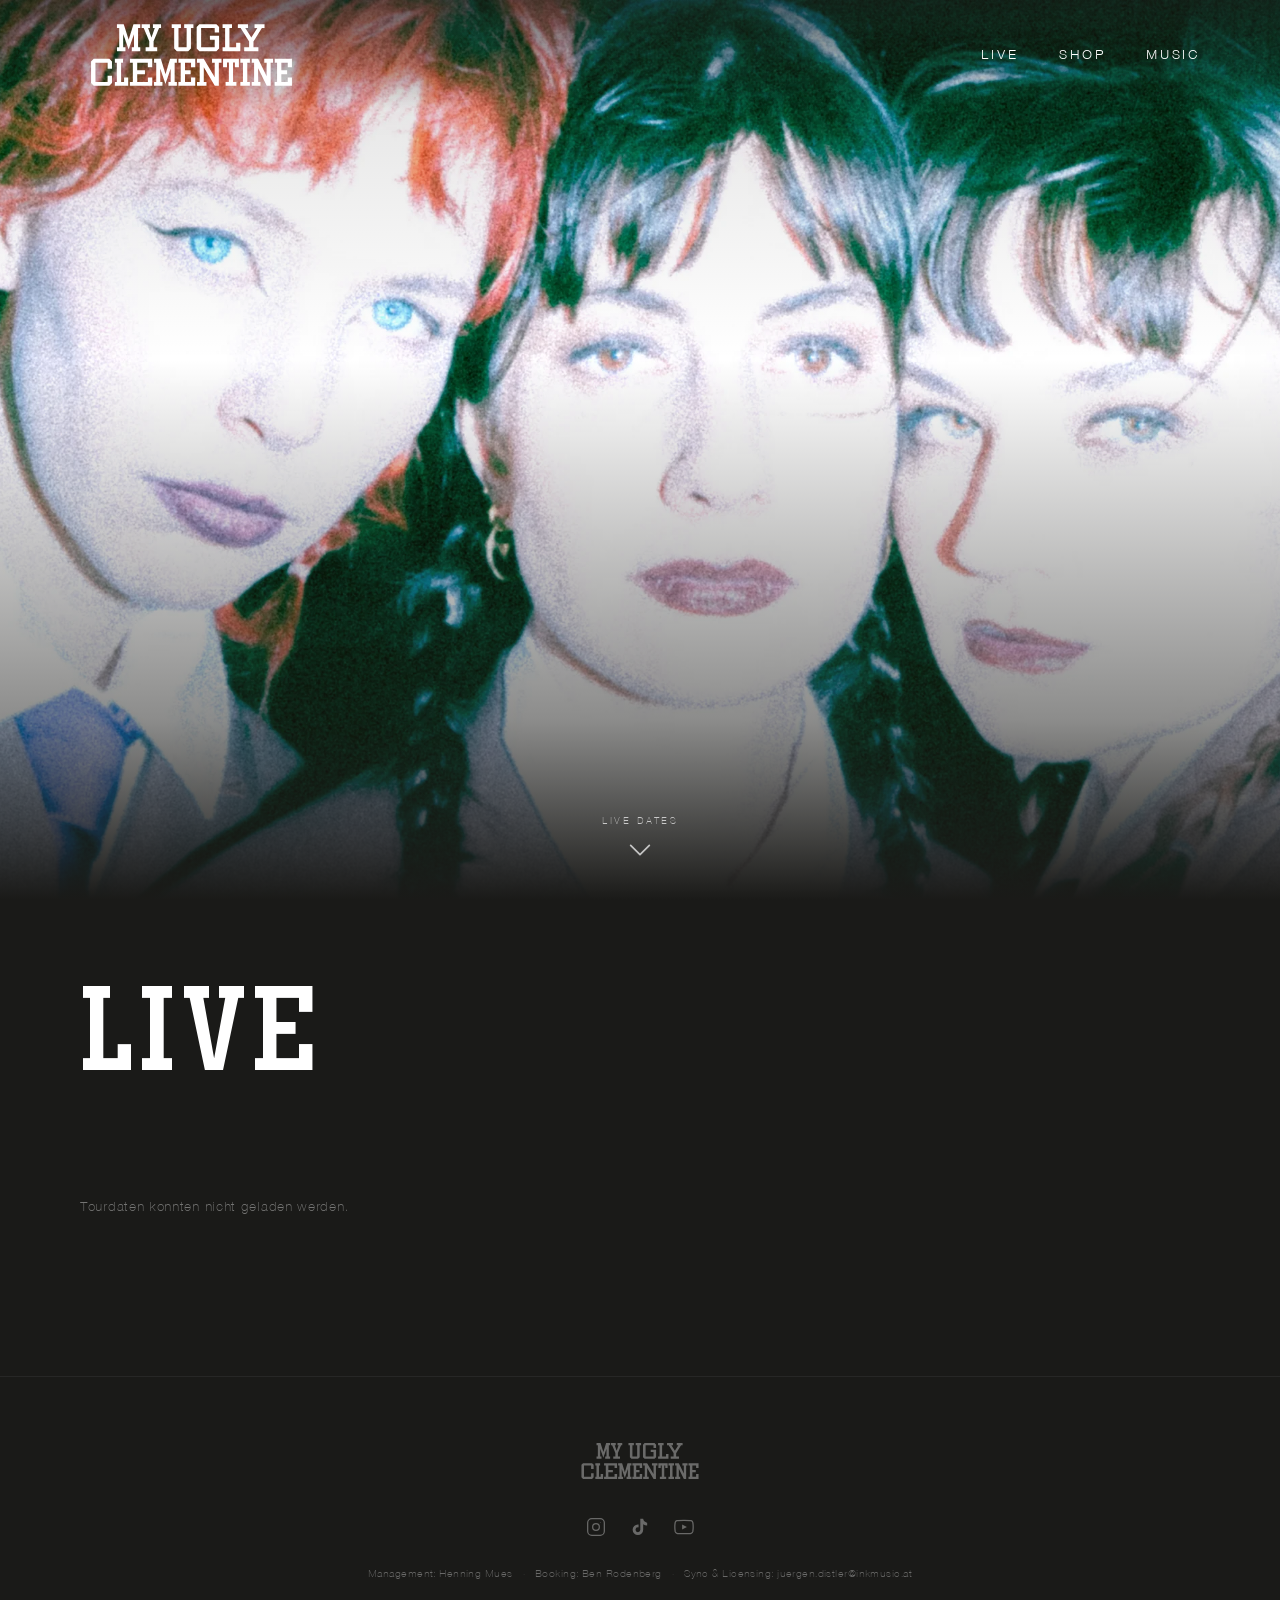
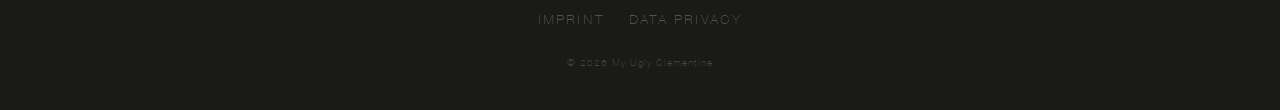
<file: index.html>
<!DOCTYPE html>
<html lang="de">
<head>
  <meta charset="UTF-8">
  <meta name="viewport" content="width=device-width, initial-scale=1.0">
  <title>My Ugly Clementine – Live Dates & Tour 2026</title>
  <meta name="description" content="My Ugly Clementine - Vienna-based indie rock band. Tour dates, tickets &amp; more.">
  <link rel="canonical" href="https://myuglyclementine.netlify.app/">

  <!-- Open Graph -->
  <meta property="og:type" content="website">
  <meta property="og:url" content="https://myuglyclementine.netlify.app/">
  <meta property="og:title" content="My Ugly Clementine – Live Dates & Tour 2026">
  <meta property="og:description" content="My Ugly Clementine - Vienna-based indie rock band. Tour dates, tickets &amp; more.">
  <meta property="og:image" content="https://myuglyclementine.netlify.app/Images/MUC_Hero-Image.jpg">

  <!-- Twitter Card -->
  <meta name="twitter:card" content="summary_large_image">
  <meta name="twitter:title" content="My Ugly Clementine – Live Dates & Tour 2026">
  <meta name="twitter:description" content="My Ugly Clementine - Vienna-based indie rock band. Tour dates, tickets &amp; more.">
  <meta name="twitter:image" content="https://myuglyclementine.netlify.app/Images/MUC_Hero-Image.jpg">

  <!-- Favicon -->
  <link rel="icon" href="./Images/MUC-Logo_01.svg" type="image/svg+xml">

  <!-- Structured Data -->
  <script type="application/ld+json">
  {
    "@context": "https://schema.org",
    "@type": "MusicGroup",
    "name": "My Ugly Clementine",
    "url": "https://myuglyclementine.netlify.app",
    "image": "https://myuglyclementine.netlify.app/Images/MUC_Hero-Image.jpg",
    "genre": "Indie Pop",
    "foundingLocation": {
      "@type": "Place",
      "name": "Wien, Austria"
    },
    "contactPoint": [
      {
        "@type": "ContactPoint",
        "contactType": "Management",
        "email": "henning@woistdieeuphorie.com",
        "name": "Henning Mues"
      },
      {
        "@type": "ContactPoint",
        "contactType": "Booking",
        "email": "br@gastspielreisen.com",
        "name": "Ben Rodenberg"
      }
    ]
  }
  </script>

  <link rel="stylesheet" href="style.css">
</head>
<body>

  <nav id="main-nav" aria-label="Hauptnavigation">
    <div class="nav-inner">
      <a href="#" class="nav-logo">
        <img src="./Images/MUC-Logo_01.svg" alt="My Ugly Clementine">
      </a>
      <ul class="nav-links">
        <li><a href="#live">Live</a></li>
        <li><a href="https://shop.myuglyclementine.com/" target="_blank" rel="noopener">Shop</a></li>
        <li><a href="https://linktr.ee/myuglyclementine" target="_blank" rel="noopener">Music</a></li>
      </ul>
    </div>
  </nav>

  <main>
  <h1 class="sr-only">My Ugly Clementine</h1>
  <section class="hero">
    <div class="hero-overlay"></div>
    <a href="#live" class="hero-scroll" aria-label="Zu den Tourdaten">
      <span class="hero-scroll-label">Live Dates</span>
      <svg viewBox="0 0 24 24" fill="none" xmlns="http://www.w3.org/2000/svg">
        <polyline points="4 8 12 16 20 8" stroke="currentColor" stroke-width="1.5" stroke-linecap="round" stroke-linejoin="round"/>
      </svg>
    </a>
  </section>

  <section id="live" class="tour-section">
    <div class="container">
      <h2 class="section-heading">Live</h2>
      <div id="tour-list" class="tour-list">
        <p class="tour-loading">Tourdaten werden geladen…</p>
      </div>
    </div>
  </section>
  </main>

  <footer class="site-footer">
    <div class="container">
      <img src="./Images/MUC-Logo_01.svg" alt="My Ugly Clementine" class="footer-logo">
      <nav class="footer-social" aria-label="Social Media">
        <a href="https://www.instagram.com/myuglyclementine" target="_blank" rel="noopener" aria-label="Instagram">
          <svg width="20" height="20" viewBox="0 0 24 24" fill="none" stroke="currentColor" stroke-width="1.5" stroke-linecap="round" stroke-linejoin="round"><rect x="2" y="2" width="20" height="20" rx="5" ry="5"/><circle cx="12" cy="12" r="4"/><circle cx="17.5" cy="6.5" r=".5" fill="currentColor" stroke="none"/></svg>
        </a>
        <a href="https://www.tiktok.com/@myuglyclementineband" target="_blank" rel="noopener" aria-label="TikTok">
          <svg width="20" height="20" viewBox="0 0 24 24" fill="currentColor"><path d="M19.59 6.69a4.83 4.83 0 0 1-3.77-4.25V2h-3.45v13.67a2.89 2.89 0 0 1-2.88 2.5 2.89 2.89 0 0 1-2.89-2.89 2.89 2.89 0 0 1 2.89-2.89c.28 0 .54.04.79.1V9.01a6.33 6.33 0 0 0-.79-.05 6.34 6.34 0 0 0-6.34 6.34 6.34 6.34 0 0 0 6.34 6.34 6.34 6.34 0 0 0 6.33-6.34V8.69a8.18 8.18 0 0 0 4.78 1.52V6.76a4.85 4.85 0 0 1-1.01-.07z"/></svg>
        </a>
        <a href="https://www.youtube.com/c/MyUglyClementine" target="_blank" rel="noopener" aria-label="YouTube">
          <svg width="20" height="20" viewBox="0 0 24 24" fill="none" stroke="currentColor" stroke-width="1.5" stroke-linecap="round" stroke-linejoin="round"><path d="M22.54 6.42a2.78 2.78 0 0 0-1.95-1.96C18.88 4 12 4 12 4s-6.88 0-8.59.46A2.78 2.78 0 0 0 1.46 6.42 29 29 0 0 0 1 12a29 29 0 0 0 .46 5.58 2.78 2.78 0 0 0 1.95 1.96C5.12 20 12 20 12 20s6.88 0 8.59-.46a2.78 2.78 0 0 0 1.95-1.96A29 29 0 0 0 23 12a29 29 0 0 0-.46-5.58z"/><polygon points="9.75 15.02 15.5 12 9.75 8.98 9.75 15.02" fill="currentColor" stroke="none"/></svg>
        </a>
      </nav>
      <p class="footer-contacts">
        <span>Management: <a href="mailto:henning@woistdieeuphorie.com">Henning Mues</a></span>
        <span class="footer-sep">·</span>
        <span>Booking: <a href="mailto:br@gastspielreisen.com">Ben Rodenberg</a></span>
        <span class="footer-sep">·</span>
        <span>Sync &amp; Licensing: <a href="mailto:juergen.distler@inkmusic.at">juergen.distler@inkmusic.at</a></span>
      </p>
      <nav class="footer-nav" aria-label="Rechtliches">
        <a href="imprint.html">Imprint</a>
        <a href="data-privacy.html">Data Privacy</a>
      </nav>
      <p class="footer-copy">© 2026 My Ugly Clementine</p>
    </div>
  </footer>

  <script src="script.js"></script>
</body>
</html>
</file>
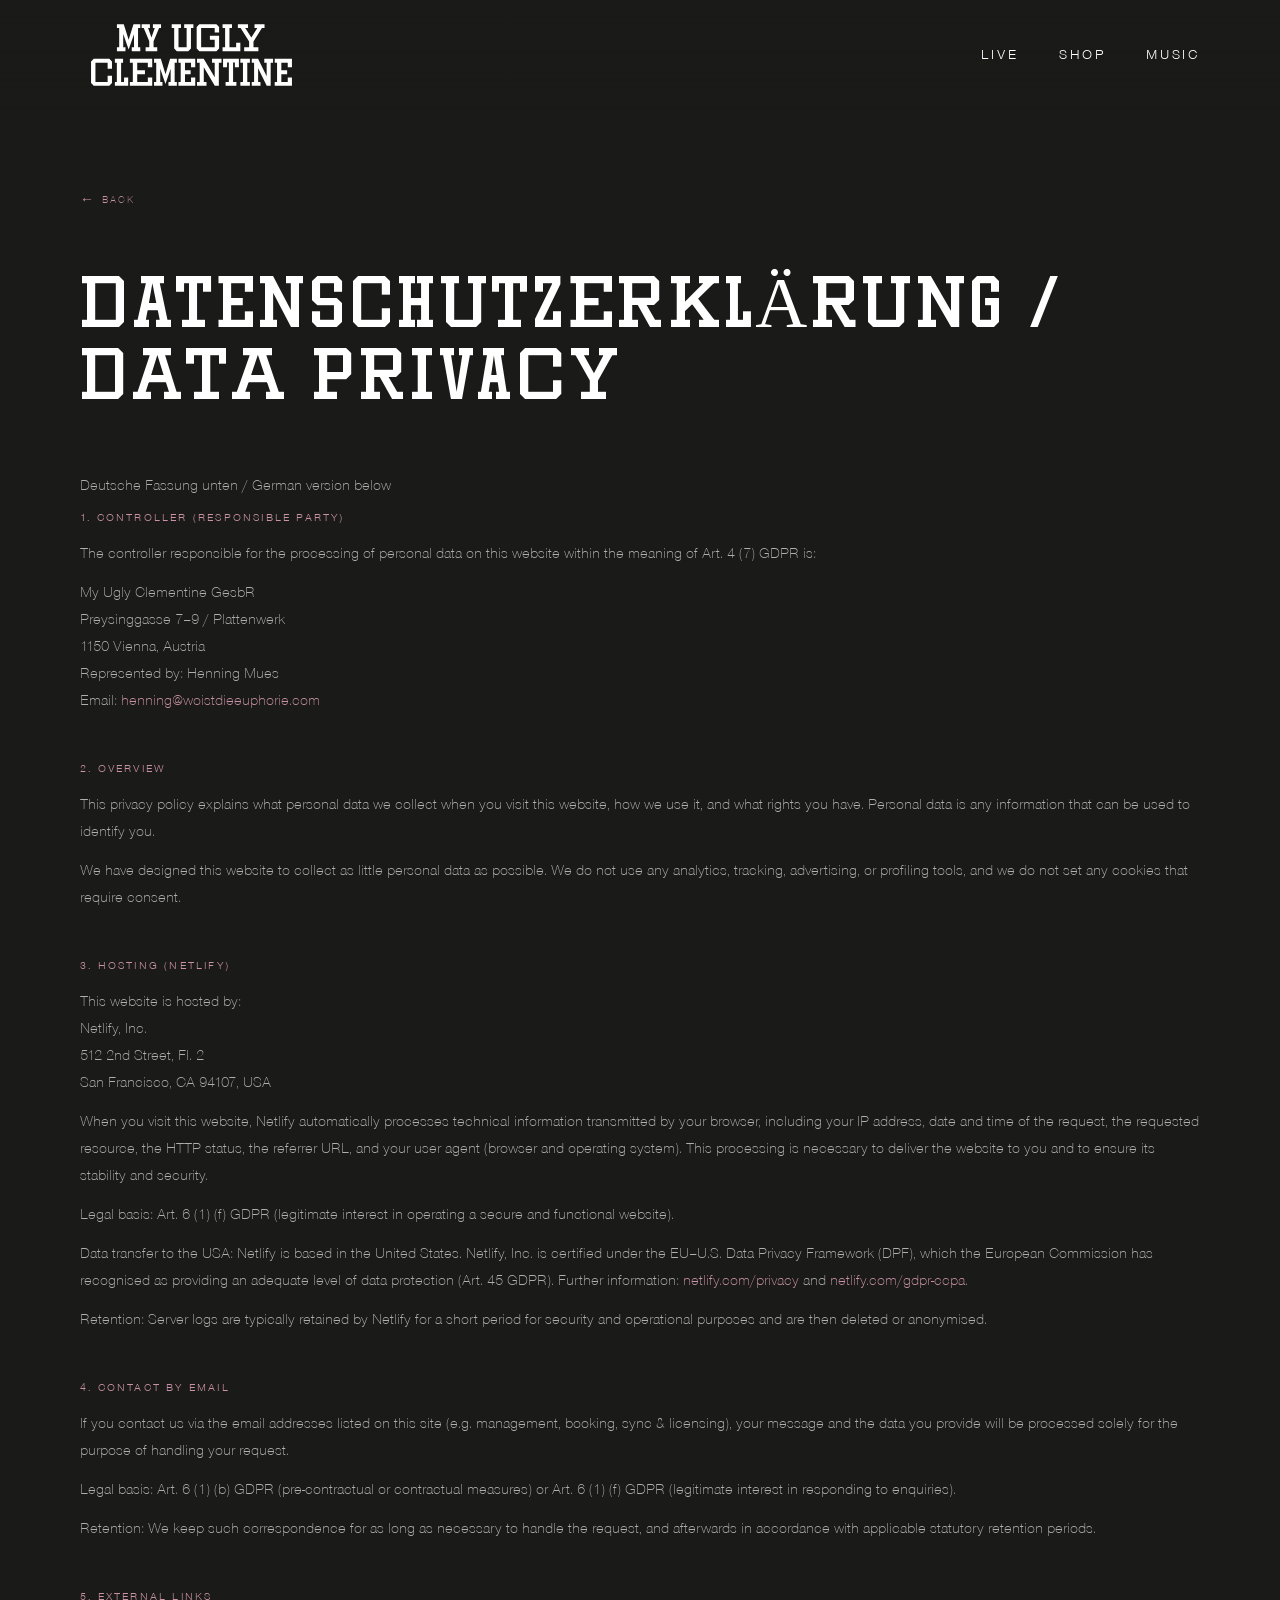
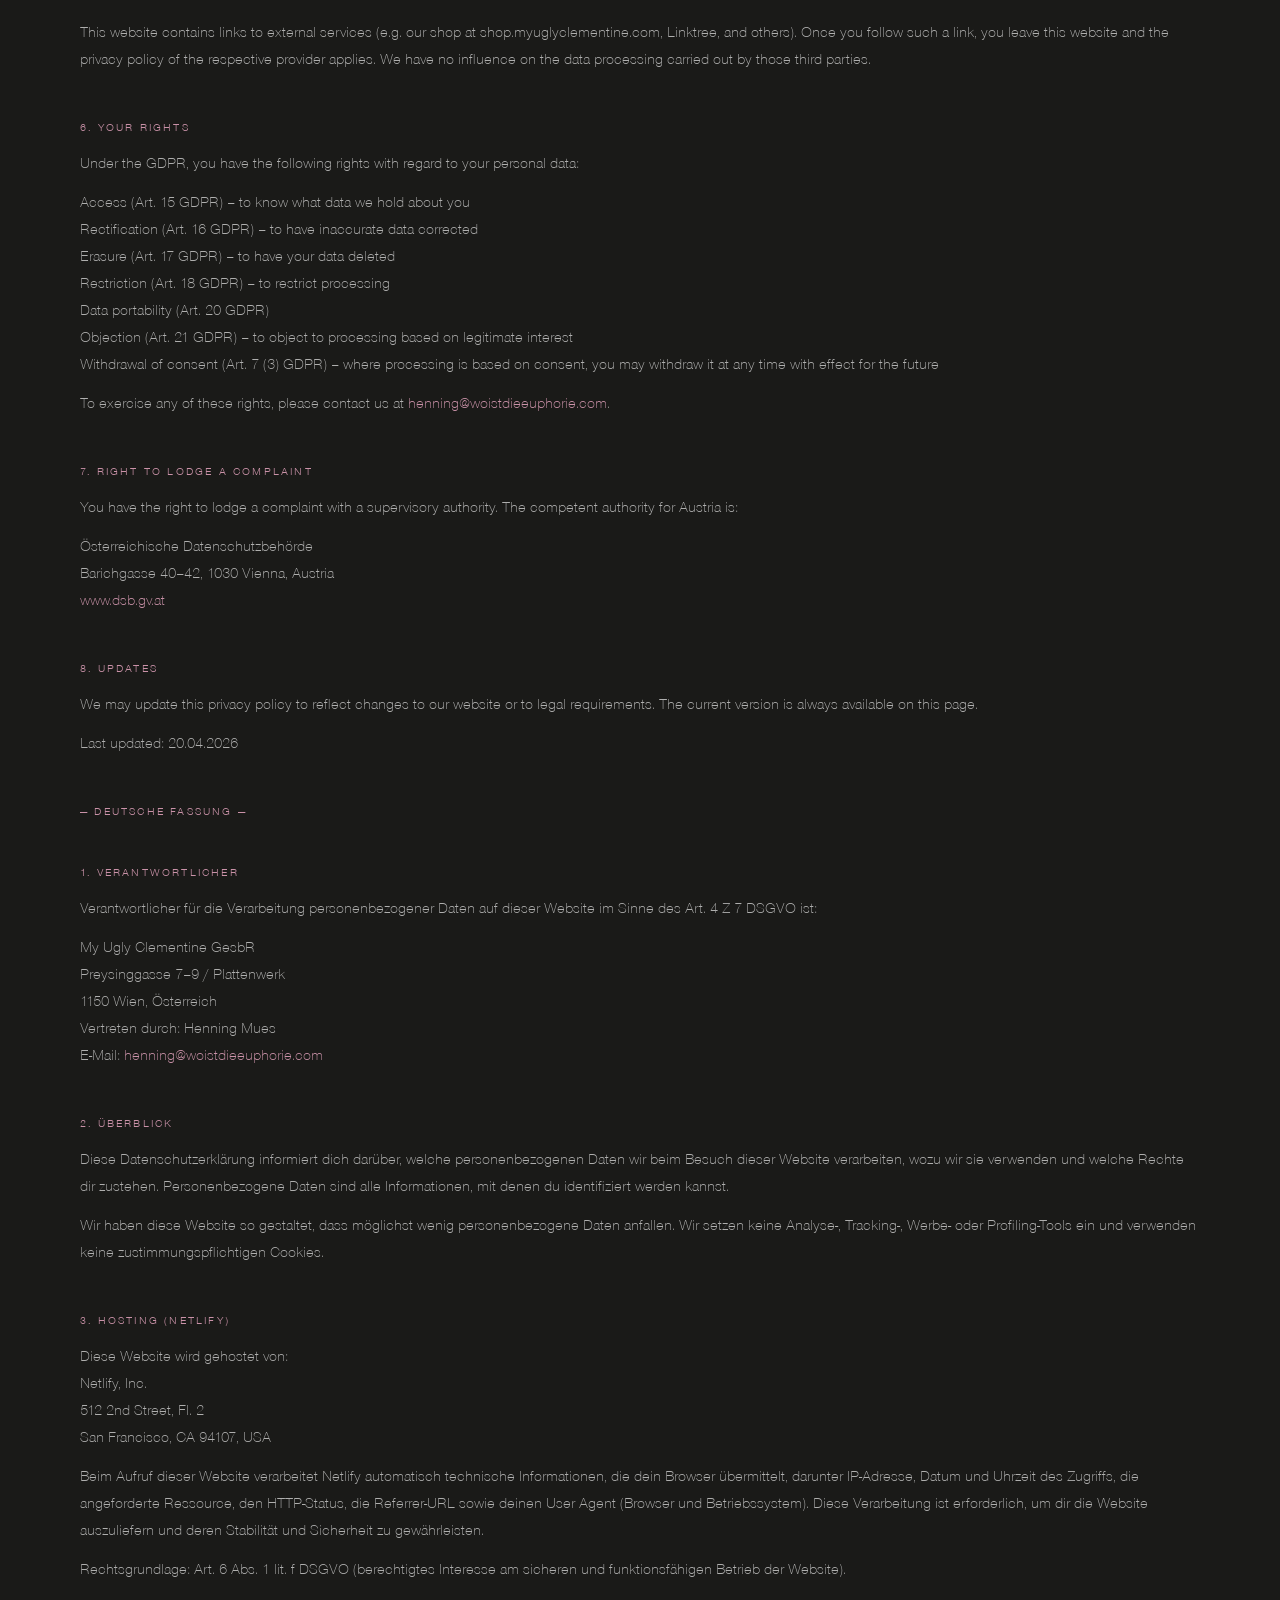
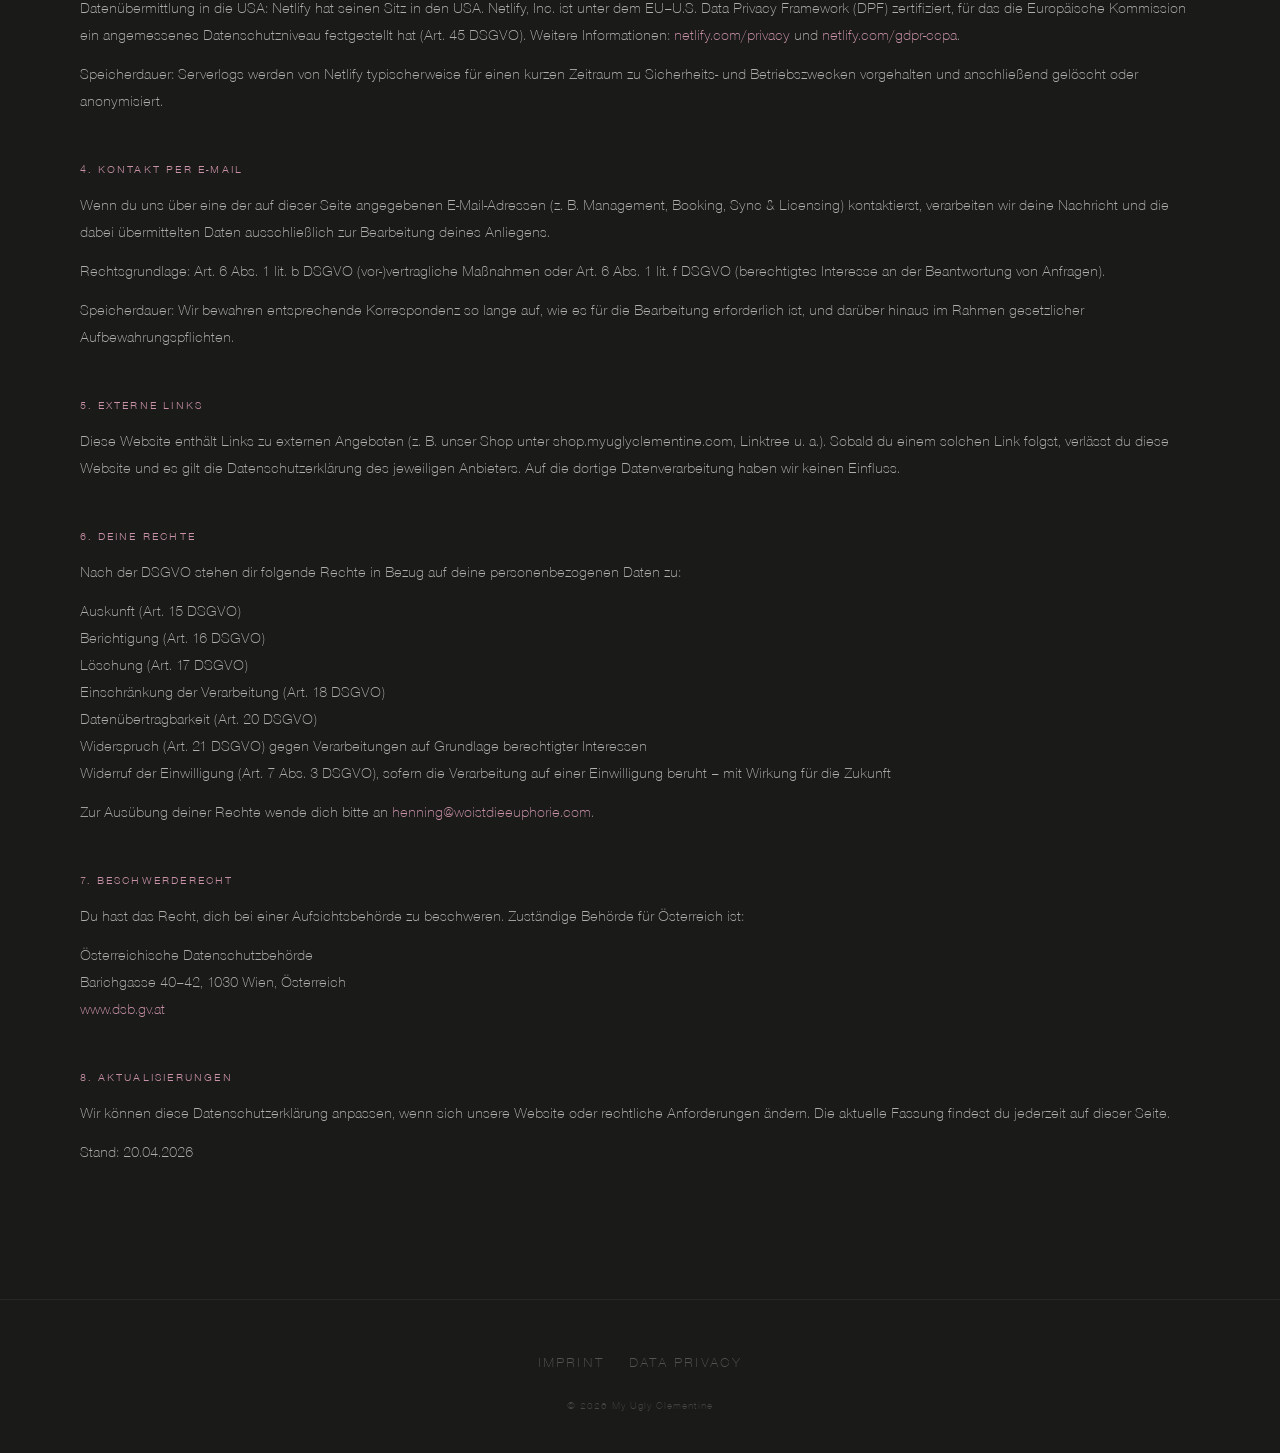
<file: data-privacy.html>
<!DOCTYPE html>
<html lang="de">
<head>
  <meta charset="UTF-8">
  <meta name="viewport" content="width=device-width, initial-scale=1.0">
  <title>Data Privacy – My Ugly Clementine</title>
  <meta name="description" content="Datenschutzerklärung von My Ugly Clementine.">
  <meta name="robots" content="noindex, follow">
  <link rel="canonical" href="https://myuglyclementine.netlify.app/data-privacy.html">
  <link rel="icon" href="./Images/MUC-Logo_01.svg" type="image/svg+xml">
  <link rel="stylesheet" href="style.css">
</head>
<body>

  <nav id="main-nav" class="scrolled" aria-label="Hauptnavigation">
    <div class="nav-inner">
      <a href="index.html" class="nav-logo">
        <img src="./Images/MUC-Logo_01.svg" alt="My Ugly Clementine">
      </a>
      <ul class="nav-links">
        <li><a href="index.html#live">Live</a></li>
        <li><a href="https://shop.myuglyclementine.com/" target="_blank" rel="noopener">Shop</a></li>
        <li><a href="https://linktr.ee/myuglyclementine" target="_blank" rel="noopener">Music</a></li>
      </ul>
    </div>
  </nav>

  <main class="subpage-wrap">
    <div class="container">
      <a href="index.html" class="subpage-back">Back</a>
      <h1>Datenschutzerklärung / Data Privacy</h1>

      <p>Deutsche Fassung unten / German version below</p>

      <h2>1. Controller (Responsible Party)</h2>
      <p>The controller responsible for the processing of personal data on this website within the meaning of Art. 4 (7) GDPR is:</p>
      <p>My Ugly Clementine GesbR<br>
        Preysinggasse 7–9 / Plattenwerk<br>
        1150 Vienna, Austria<br>
        Represented by: Henning Mues<br>
        Email: <a href="mailto:henning@woistdieeuphorie.com">henning@woistdieeuphorie.com</a>
      </p>

      <h2>2. Overview</h2>
      <p>This privacy policy explains what personal data we collect when you visit this website, how we use it, and what rights you have. Personal data is any information that can be used to identify you.</p>
      <p>We have designed this website to collect as little personal data as possible. We do not use any analytics, tracking, advertising, or profiling tools, and we do not set any cookies that require consent.</p>

      <h2>3. Hosting (Netlify)</h2>
      <p>This website is hosted by:<br>
        Netlify, Inc.<br>
        512 2nd Street, Fl. 2<br>
        San Francisco, CA 94107, USA
      </p>
      <p>When you visit this website, Netlify automatically processes technical information transmitted by your browser, including your IP address, date and time of the request, the requested resource, the HTTP status, the referrer URL, and your user agent (browser and operating system). This processing is necessary to deliver the website to you and to ensure its stability and security.</p>
      <p>Legal basis: Art. 6 (1) (f) GDPR (legitimate interest in operating a secure and functional website).</p>
      <p>Data transfer to the USA: Netlify is based in the United States. Netlify, Inc. is certified under the EU–U.S. Data Privacy Framework (DPF), which the European Commission has recognised as providing an adequate level of data protection (Art. 45 GDPR). Further information: <a href="https://www.netlify.com/privacy/" target="_blank" rel="noopener">netlify.com/privacy</a> and <a href="https://www.netlify.com/gdpr-ccpa/" target="_blank" rel="noopener">netlify.com/gdpr-ccpa</a>.</p>
      <p>Retention: Server logs are typically retained by Netlify for a short period for security and operational purposes and are then deleted or anonymised.</p>

      <h2>4. Contact by Email</h2>
      <p>If you contact us via the email addresses listed on this site (e.g. management, booking, sync &amp; licensing), your message and the data you provide will be processed solely for the purpose of handling your request.</p>
      <p>Legal basis: Art. 6 (1) (b) GDPR (pre-contractual or contractual measures) or Art. 6 (1) (f) GDPR (legitimate interest in responding to enquiries).</p>
      <p>Retention: We keep such correspondence for as long as necessary to handle the request, and afterwards in accordance with applicable statutory retention periods.</p>

      <h2>5. External Links</h2>
      <p>This website contains links to external services (e.g. our shop at shop.myuglyclementine.com, Linktree, and others). Once you follow such a link, you leave this website and the privacy policy of the respective provider applies. We have no influence on the data processing carried out by those third parties.</p>

      <h2>6. Your Rights</h2>
      <p>Under the GDPR, you have the following rights with regard to your personal data:</p>
      <p>Access (Art. 15 GDPR) – to know what data we hold about you<br>
        Rectification (Art. 16 GDPR) – to have inaccurate data corrected<br>
        Erasure (Art. 17 GDPR) – to have your data deleted<br>
        Restriction (Art. 18 GDPR) – to restrict processing<br>
        Data portability (Art. 20 GDPR)<br>
        Objection (Art. 21 GDPR) – to object to processing based on legitimate interest<br>
        Withdrawal of consent (Art. 7 (3) GDPR) – where processing is based on consent, you may withdraw it at any time with effect for the future
      </p>
      <p>To exercise any of these rights, please contact us at <a href="mailto:henning@woistdieeuphorie.com">henning@woistdieeuphorie.com</a>.</p>

      <h2>7. Right to Lodge a Complaint</h2>
      <p>You have the right to lodge a complaint with a supervisory authority. The competent authority for Austria is:</p>
      <p>Österreichische Datenschutzbehörde<br>
        Barichgasse 40–42, 1030 Vienna, Austria<br>
        <a href="https://www.dsb.gv.at" target="_blank" rel="noopener">www.dsb.gv.at</a>
      </p>

      <h2>8. Updates</h2>
      <p>We may update this privacy policy to reflect changes to our website or to legal requirements. The current version is always available on this page.</p>
      <p>Last updated: 20.04.2026</p>

      <h2>— Deutsche Fassung —</h2>

      <h2>1. Verantwortlicher</h2>
      <p>Verantwortlicher für die Verarbeitung personenbezogener Daten auf dieser Website im Sinne des Art. 4 Z 7 DSGVO ist:</p>
      <p>My Ugly Clementine GesbR<br>
        Preysinggasse 7–9 / Plattenwerk<br>
        1150 Wien, Österreich<br>
        Vertreten durch: Henning Mues<br>
        E-Mail: <a href="mailto:henning@woistdieeuphorie.com">henning@woistdieeuphorie.com</a>
      </p>

      <h2>2. Überblick</h2>
      <p>Diese Datenschutzerklärung informiert dich darüber, welche personenbezogenen Daten wir beim Besuch dieser Website verarbeiten, wozu wir sie verwenden und welche Rechte dir zustehen. Personenbezogene Daten sind alle Informationen, mit denen du identifiziert werden kannst.</p>
      <p>Wir haben diese Website so gestaltet, dass möglichst wenig personenbezogene Daten anfallen. Wir setzen keine Analyse-, Tracking-, Werbe- oder Profiling-Tools ein und verwenden keine zustimmungspflichtigen Cookies.</p>

      <h2>3. Hosting (Netlify)</h2>
      <p>Diese Website wird gehostet von:<br>
        Netlify, Inc.<br>
        512 2nd Street, Fl. 2<br>
        San Francisco, CA 94107, USA
      </p>
      <p>Beim Aufruf dieser Website verarbeitet Netlify automatisch technische Informationen, die dein Browser übermittelt, darunter IP-Adresse, Datum und Uhrzeit des Zugriffs, die angeforderte Ressource, den HTTP-Status, die Referrer-URL sowie deinen User Agent (Browser und Betriebssystem). Diese Verarbeitung ist erforderlich, um dir die Website auszuliefern und deren Stabilität und Sicherheit zu gewährleisten.</p>
      <p>Rechtsgrundlage: Art. 6 Abs. 1 lit. f DSGVO (berechtigtes Interesse am sicheren und funktionsfähigen Betrieb der Website).</p>
      <p>Datenübermittlung in die USA: Netlify hat seinen Sitz in den USA. Netlify, Inc. ist unter dem EU–U.S. Data Privacy Framework (DPF) zertifiziert, für das die Europäische Kommission ein angemessenes Datenschutzniveau festgestellt hat (Art. 45 DSGVO). Weitere Informationen: <a href="https://www.netlify.com/privacy/" target="_blank" rel="noopener">netlify.com/privacy</a> und <a href="https://www.netlify.com/gdpr-ccpa/" target="_blank" rel="noopener">netlify.com/gdpr-ccpa</a>.</p>
      <p>Speicherdauer: Serverlogs werden von Netlify typischerweise für einen kurzen Zeitraum zu Sicherheits- und Betriebszwecken vorgehalten und anschließend gelöscht oder anonymisiert.</p>

      <h2>4. Kontakt per E-Mail</h2>
      <p>Wenn du uns über eine der auf dieser Seite angegebenen E-Mail-Adressen (z. B. Management, Booking, Sync &amp; Licensing) kontaktierst, verarbeiten wir deine Nachricht und die dabei übermittelten Daten ausschließlich zur Bearbeitung deines Anliegens.</p>
      <p>Rechtsgrundlage: Art. 6 Abs. 1 lit. b DSGVO (vor-)vertragliche Maßnahmen oder Art. 6 Abs. 1 lit. f DSGVO (berechtigtes Interesse an der Beantwortung von Anfragen).</p>
      <p>Speicherdauer: Wir bewahren entsprechende Korrespondenz so lange auf, wie es für die Bearbeitung erforderlich ist, und darüber hinaus im Rahmen gesetzlicher Aufbewahrungspflichten.</p>

      <h2>5. Externe Links</h2>
      <p>Diese Website enthält Links zu externen Angeboten (z. B. unser Shop unter shop.myuglyclementine.com, Linktree u. a.). Sobald du einem solchen Link folgst, verlässt du diese Website und es gilt die Datenschutzerklärung des jeweiligen Anbieters. Auf die dortige Datenverarbeitung haben wir keinen Einfluss.</p>

      <h2>6. Deine Rechte</h2>
      <p>Nach der DSGVO stehen dir folgende Rechte in Bezug auf deine personenbezogenen Daten zu:</p>
      <p>Auskunft (Art. 15 DSGVO)<br>
        Berichtigung (Art. 16 DSGVO)<br>
        Löschung (Art. 17 DSGVO)<br>
        Einschränkung der Verarbeitung (Art. 18 DSGVO)<br>
        Datenübertragbarkeit (Art. 20 DSGVO)<br>
        Widerspruch (Art. 21 DSGVO) gegen Verarbeitungen auf Grundlage berechtigter Interessen<br>
        Widerruf der Einwilligung (Art. 7 Abs. 3 DSGVO), sofern die Verarbeitung auf einer Einwilligung beruht – mit Wirkung für die Zukunft
      </p>
      <p>Zur Ausübung deiner Rechte wende dich bitte an <a href="mailto:henning@woistdieeuphorie.com">henning@woistdieeuphorie.com</a>.</p>

      <h2>7. Beschwerderecht</h2>
      <p>Du hast das Recht, dich bei einer Aufsichtsbehörde zu beschweren. Zuständige Behörde für Österreich ist:</p>
      <p>Österreichische Datenschutzbehörde<br>
        Barichgasse 40–42, 1030 Wien, Österreich<br>
        <a href="https://www.dsb.gv.at" target="_blank" rel="noopener">www.dsb.gv.at</a>
      </p>

      <h2>8. Aktualisierungen</h2>
      <p>Wir können diese Datenschutzerklärung anpassen, wenn sich unsere Website oder rechtliche Anforderungen ändern. Die aktuelle Fassung findest du jederzeit auf dieser Seite.</p>
      <p>Stand: 20.04.2026</p>
    </div>
  </main>

  <footer class="site-footer">
    <div class="container">
      <nav class="footer-nav" aria-label="Rechtliches">
        <a href="imprint.html">Imprint</a>
        <a href="data-privacy.html">Data Privacy</a>
      </nav>
      <p class="footer-copy">© 2026 My Ugly Clementine</p>
    </div>
  </footer>

  <script src="script.js"></script>
</body>
</html>
</file>
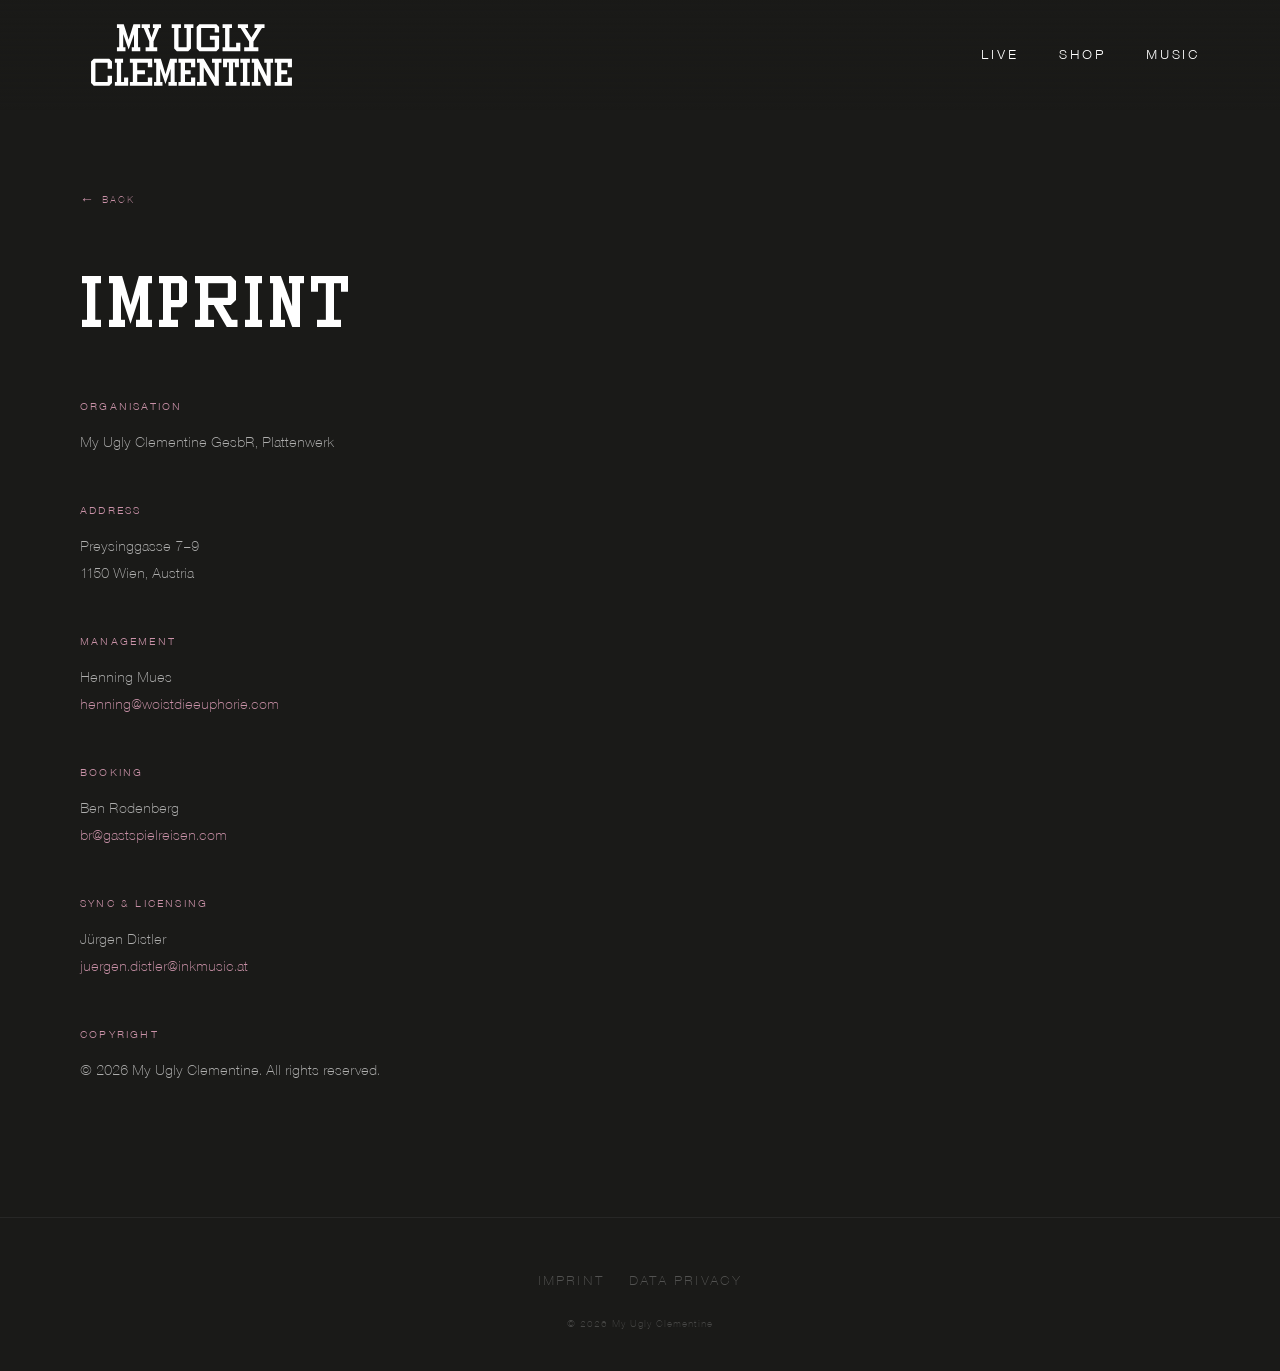
<file: imprint.html>
<!DOCTYPE html>
<html lang="de">
<head>
  <meta charset="UTF-8">
  <meta name="viewport" content="width=device-width, initial-scale=1.0">
  <title>Imprint – My Ugly Clementine</title>
  <meta name="description" content="Impressum und rechtliche Angaben von My Ugly Clementine.">
  <meta name="robots" content="noindex, follow">
  <link rel="canonical" href="https://myuglyclementine.netlify.app/imprint.html">
  <link rel="icon" href="./Images/MUC-Logo_01.svg" type="image/svg+xml">
  <link rel="stylesheet" href="style.css">
</head>
<body>

  <nav id="main-nav" class="scrolled" aria-label="Hauptnavigation">
    <div class="nav-inner">
      <a href="index.html" class="nav-logo">
        <img src="./Images/MUC-Logo_01.svg" alt="My Ugly Clementine">
      </a>
      <ul class="nav-links">
        <li><a href="index.html#live">Live</a></li>
        <li><a href="https://shop.myuglyclementine.com/" target="_blank" rel="noopener">Shop</a></li>
        <li><a href="https://linktr.ee/myuglyclementine" target="_blank" rel="noopener">Music</a></li>
      </ul>
    </div>
  </nav>

  <main class="subpage-wrap">
    <div class="container">
      <a href="index.html" class="subpage-back">Back</a>
      <h1>Imprint</h1>

      <h2>Organisation</h2>
      <p>My Ugly Clementine GesbR, Plattenwerk</p>

      <h2>Address</h2>
      <p>Preysinggasse 7–9<br>1150 Wien, Austria</p>

      <h2>Management</h2>
      <p>Henning Mues<br>
        <a href="mailto:henning@woistdieeuphorie.com">henning@woistdieeuphorie.com</a>
      </p>

      <h2>Booking</h2>
      <p>Ben Rodenberg<br>
        <a href="mailto:br@gastspielreisen.com">br@gastspielreisen.com</a>
      </p>

      <h2>Sync &amp; Licensing</h2>
      <p>Jürgen Distler<br>
        <a href="mailto:juergen.distler@inkmusic.at">juergen.distler@inkmusic.at</a>
      </p>

      <h2>Copyright</h2>
      <p>© 2026 My Ugly Clementine. All rights reserved.</p>
    </div>
  </main>

  <footer class="site-footer">
    <div class="container">
      <nav class="footer-nav" aria-label="Rechtliches">
        <a href="imprint.html">Imprint</a>
        <a href="data-privacy.html">Data Privacy</a>
      </nav>
      <p class="footer-copy">© 2026 My Ugly Clementine</p>
    </div>
  </footer>

  <script src="script.js"></script>
</body>
</html>
</file>
<file: style.css>
/* ============================================================
   FONTS
   ============================================================ */
@font-face {
  font-family: 'MUC Stars';
  src: url('./fonts/MUCStars-Regular.woff2') format('woff2'),
       url('./fonts/MUCStars-Regular.woff') format('woff');
  font-weight: 400;
  font-style: normal;
  font-display: swap;
}

@font-face {
  font-family: 'MUC Stars VF';
  src: url('./fonts/MUCStarsVF.ttf') format('truetype');
  font-weight: 400;
  font-style: normal;
  font-display: swap;
}

@font-face {
  font-family: 'MUC Stars Condensed';
  src: url('./fonts/MUCStars-RegularCondensed.woff2') format('woff2'),
       url('./fonts/MUCStars-RegularCondensed.woff') format('woff');
  font-weight: 400;
  font-style: normal;
  font-display: swap;
}

@font-face {
  font-family: 'Nimbus Sans';
  src: url('./fonts/NimbusSansNovusTOT-Lig.woff2') format('woff2'),
       url('./fonts/NimbusSansNovusTOT-Lig.woff') format('woff');
  font-weight: 300;
  font-style: normal;
  font-display: swap;
}

@font-face {
  font-family: 'Nimbus Sans';
  src: url('./fonts/NimbusSansNovusTOT-Reg.woff2') format('woff2'),
       url('./fonts/NimbusSansNovusTOT-Reg.woff') format('woff');
  font-weight: 400;
  font-style: normal;
  font-display: swap;
}

/* ============================================================
   CUSTOM PROPERTIES
   ============================================================ */
:root {
  --black:        #1a1a18;
  --dark-purple:  #220025;
  --mauve:        #7a4456;
  --pink:         #ca92a8;
  --olive:        #555832;
  --navy:         #43497b;
  --rose:         #da525d;
  --white:        #ffffff;
  --off-white:    #f0ece8;

  --font-display: 'MUC Stars', serif;
  --font-condensed: 'MUC Stars Condensed', serif;
  --font-body:    'Nimbus Sans', Arial, sans-serif;

  --nav-height: 110px;
  --transition: 0.3s ease;
}

/* ============================================================
   ACCESSIBILITY
   ============================================================ */
.sr-only {
  position: absolute;
  width: 1px;
  height: 1px;
  padding: 0;
  margin: -1px;
  overflow: hidden;
  clip: rect(0,0,0,0);
  white-space: nowrap;
  border: 0;
}

/* ============================================================
   RESET & BASE
   ============================================================ */
*, *::before, *::after {
  box-sizing: border-box;
  margin: 0;
  padding: 0;
}

html {
  scroll-behavior: smooth;
}

body {
  background-color: var(--black);
  color: var(--white);
  font-family: var(--font-body);
  font-weight: 300;
  -webkit-font-smoothing: subpixel-antialiased;
  -moz-osx-font-smoothing: auto;
}

a {
  color: inherit;
  text-decoration: none;
}

ul {
  list-style: none;
}

img {
  display: block;
  max-width: 100%;
}

.container {
  width: 100%;
  max-width: 1200px;
  margin: 0 auto;
  padding: 0 40px;
}

/* ============================================================
   NAVIGATION
   ============================================================ */
#main-nav {
  position: fixed;
  top: 0;
  left: 0;
  right: 0;
  z-index: 100;
  height: var(--nav-height);
  background: linear-gradient(to bottom, rgba(26,26,24,0.6) 0%, rgba(26,26,24,0) 100%);
  transition: background var(--transition), backdrop-filter var(--transition);
}

#main-nav.scrolled {
  background: rgba(26, 26, 24, 0.92);
  backdrop-filter: blur(12px);
  -webkit-backdrop-filter: blur(12px);
  border-bottom: 1px solid rgba(255, 255, 255, 0.06);
}

.nav-inner {
  max-width: 1200px;
  margin: 0 auto;
  padding: 0 40px;
  height: 100%;
  display: flex;
  align-items: center;
  justify-content: space-between;
}

.nav-logo img {
  height: 96px;
  width: auto;
  filter: brightness(0) invert(1);
  transition: opacity var(--transition);
}

.nav-logo:hover img {
  opacity: 0.7;
}

.nav-links {
  display: flex;
  align-items: center;
  gap: 40px;
}

.nav-links a {
  font-family: var(--font-body);
  font-weight: 400;
  font-size: 14px;
  letter-spacing: 0.2em;
  text-transform: uppercase;
  color: var(--white);
  transition: color var(--transition);
  position: relative;
}

.nav-links a::after {
  content: '';
  position: absolute;
  bottom: -3px;
  left: 0;
  right: 0;
  height: 1px;
  background: var(--pink);
  transform: scaleX(0);
  transition: transform var(--transition);
  transform-origin: left center;
}

.nav-links a:hover {
  color: var(--pink);
}

.nav-links a:hover::after {
  transform: scaleX(1);
}

/* ============================================================
   HERO
   ============================================================ */
.hero {
  position: relative;
  width: 100%;
  height: 100vh;
  min-height: 600px;
  background-image: url('Images/MUC_Hero-Image.webp');
  background-size: cover;
  background-position: center top;
  background-repeat: no-repeat;
}

.hero-overlay {
  position: absolute;
  inset: 0;
  background: linear-gradient(
    to bottom,
    rgba(26, 26, 24, 0.15) 0%,
    rgba(26, 26, 24, 0.0) 40%,
    rgba(26, 26, 24, 0.5) 80%,
    rgba(26, 26, 24, 1.0) 100%
  );
}

/* ---- Scroll indicator ---- */
.hero-scroll {
  position: absolute;
  bottom: 36px;
  left: 50%;
  transform: translateX(-50%);
  display: flex;
  flex-direction: column;
  align-items: center;
  gap: 8px;
  color: rgba(255, 255, 255, 0.7);
  transition: color var(--transition);
  animation: scrollBounce 2.2s ease-in-out infinite;
}

.hero-scroll-label {
  font-family: var(--font-body);
  font-weight: 300;
  font-size: 10px;
  letter-spacing: 0.25em;
  text-transform: uppercase;
}

.hero-scroll:hover {
  color: var(--white);
}

.hero-scroll svg {
  width: 28px;
  height: 28px;
}

@keyframes scrollBounce {
  0%, 100% { transform: translateX(-50%) translateY(0);   opacity: 0.7; }
  50%       { transform: translateX(-50%) translateY(8px); opacity: 1;   }
}

/* ============================================================
   TOUR / LIVE SECTION
   ============================================================ */
.tour-section {
  padding: 80px 0 120px;
  background: var(--black);
  scroll-margin-top: var(--nav-height);
}

.section-heading {
  font-family: 'MUC Stars VF', serif;
  font-weight: 400;
  font-size: clamp(60px, 10vw, 120px);
  letter-spacing: 0.05em;
  text-transform: uppercase;
  color: var(--white);
  line-height: 1;
  margin-bottom: 60px;
}

.section-heading .vf-char {
  display: inline-block;
}

/* ---- Tour list ---- */
.tour-list {
  width: 100%;
}

.tour-loading,
.tour-empty,
.tour-error {
  font-family: var(--font-body);
  font-weight: 300;
  font-size: 14px;
  letter-spacing: 0.05em;
  color: rgba(255, 255, 255, 0.4);
  padding: 40px 0;
}

.tour-row {
  display: grid;
  grid-template-columns: 220px 1fr auto;
  align-items: center;
  gap: 24px;
  padding: 20px 0;
  border-top: 1px solid rgba(255, 255, 255, 0.1);
  transition: background var(--transition);
}

.tour-row:last-child {
  border-bottom: 1px solid rgba(255, 255, 255, 0.1);
}

.tour-row:hover {
  background: rgba(255, 255, 255, 0.02);
}

.tour-date {
  font-family: 'MUC Stars VF', serif;
  font-weight: 400;
  font-size: clamp(32px, 4vw, 52px);
  letter-spacing: 0.02em;
  color: var(--white);
  text-transform: uppercase;
  white-space: nowrap;
  line-height: 1;
  display: flex;
  align-items: flex-start;
}

.tour-date .vf-char {
  display: inline;
}

.tour-weekday {
  font-family: 'Nimbus Sans', Arial, sans-serif;
  font-size: 0.4em;
  font-weight: 400;
  letter-spacing: 0.05em;
  margin-right: 0.3em;
  color: rgba(255, 255, 255, 0.5);
  line-height: 1;
}

.tour-row.sold-out .tour-date,
.tour-row.sold-out .tour-city,
.tour-row.sold-out .tour-venue {
  text-decoration: line-through;
  opacity: 0.35;
}

.tour-sold-out {
  font-family: var(--font-body);
  font-size: 10px;
  font-weight: 300;
  letter-spacing: 0.2em;
  text-transform: uppercase;
  color: rgba(255, 255, 255, 0.35);
  padding: 14px 24px;
  margin-right: 24px;
  border: 1px solid rgba(255, 255, 255, 0.1);
  white-space: nowrap;
  display: inline-block;
  align-self: center;
}


.tour-info {
  display: block;
}

.tour-city {
  font-family: 'Nimbus Sans', Arial, sans-serif;
  font-weight: 300;
  font-size: clamp(28px, 3.5vw, 46px);
  letter-spacing: -0.075em;
  text-transform: uppercase;
  color: var(--white);
  line-height: 1;
  display: block;
}

.tour-venue {
  font-family: 'Nimbus Sans', Arial, sans-serif;
  font-weight: 300;
  font-size: clamp(28px, 3.5vw, 46px);
  letter-spacing: -0.075em;
  text-transform: none;
  color: rgba(255, 255, 255, 0.5);
}

.tour-ticket {
  display: inline-block;
  align-self: center;
  font-family: var(--font-body);
  font-weight: 300;
  font-size: 13px;
  letter-spacing: 0.2em;
  text-transform: uppercase;
  color: var(--white);
  border: 1px solid rgba(255, 255, 255, 0.3);
  padding: 14px 24px;
  margin-right: 24px;
  white-space: nowrap;
  transition: background var(--transition), color var(--transition), border-color var(--transition);
}

.tour-ticket:hover {
  background: var(--pink);
  border-color: var(--pink);
  color: var(--black);
}

.tour-ticket-placeholder {
  display: inline-block;
  width: 100px;
  align-self: center;
}

/* ============================================================
   FOOTER
   ============================================================ */
.site-footer {
  background: var(--black);
  border-top: 1px solid rgba(255, 255, 255, 0.06);
  padding: 56px 0 40px;
}

.site-footer .container {
  display: flex;
  flex-direction: column;
  align-items: center;
  gap: 28px;
}

.footer-logo {
  height: 56px;
  width: auto;
  filter: brightness(0) invert(1);
  opacity: 0.35;
  transition: opacity var(--transition);
}

.footer-logo:hover {
  opacity: 0.7;
}

.footer-social {
  display: flex;
  gap: 24px;
  align-items: center;
}

.footer-social a {
  color: rgba(255, 255, 255, 0.35);
  transition: color var(--transition);
  display: flex;
  align-items: center;
}

.footer-social a:hover {
  color: var(--white);
}

.footer-contacts {
  display: flex;
  flex-wrap: wrap;
  justify-content: center;
  align-items: center;
  gap: 6px 0;
  font-family: var(--font-body);
  font-weight: 300;
  font-size: 11px;
  letter-spacing: 0.04em;
  color: rgba(255, 255, 255, 0.35);
  text-align: center;
  line-height: 1.8;
}

.footer-contacts a {
  color: rgba(255, 255, 255, 0.35);
  transition: color var(--transition);
}

.footer-contacts a:hover {
  color: var(--pink);
}

.footer-sep {
  margin: 0 10px;
  opacity: 0.4;
}

.footer-nav {
  display: flex;
  gap: 24px;
}

.footer-nav a {
  font-family: var(--font-body);
  font-weight: 300;
  font-size: 14px;
  letter-spacing: 0.15em;
  text-transform: uppercase;
  color: rgba(255, 255, 255, 0.25);
  transition: color var(--transition);
}

.footer-nav a:hover {
  color: var(--white);
}

.footer-copy {
  font-family: var(--font-body);
  font-weight: 300;
  font-size: 10px;
  letter-spacing: 0.1em;
  color: rgba(255, 255, 255, 0.2);
}

/* ============================================================
   SUBPAGES (Imprint / Data Privacy)
   ============================================================ */
.subpage-wrap {
  min-height: 100vh;
  padding: calc(var(--nav-height) + 80px) 0 120px;
}

.subpage-wrap .container {
  max-width: 1200px;
}

.subpage-wrap h1 {
  font-family: 'MUC Stars VF', serif;
  font-weight: 400;
  font-size: clamp(40px, 6vw, 72px);
  letter-spacing: 0.05em;
  text-transform: uppercase;
  color: var(--white);
  margin-bottom: 56px;
  line-height: 1;
}

.subpage-wrap h2 {
  font-family: var(--font-body);
  font-weight: 400;
  font-size: 11px;
  letter-spacing: 0.2em;
  text-transform: uppercase;
  color: var(--pink);
  margin: 48px 0 16px;
}

.subpage-wrap h2:first-of-type {
  margin-top: 0;
}

.subpage-wrap p {
  font-family: var(--font-body);
  font-weight: 300;
  font-size: 15px;
  line-height: 1.8;
  color: rgba(255, 255, 255, 0.65);
  margin-bottom: 12px;
}

.subpage-wrap a {
  color: var(--pink);
  transition: opacity var(--transition);
}

.subpage-wrap a:hover {
  opacity: 0.7;
}

.subpage-back {
  display: inline-flex;
  align-items: center;
  gap: 8px;
  font-family: var(--font-body);
  font-weight: 300;
  font-size: 10px;
  letter-spacing: 0.2em;
  text-transform: uppercase;
  color: rgba(255, 255, 255, 0.35);
  margin-bottom: 64px;
  transition: color var(--transition);
}

.subpage-back:hover {
  color: var(--white);
}

.subpage-back::before {
  content: '←';
  font-size: 14px;
  letter-spacing: 0;
}

/* ============================================================
   RESPONSIVE
   ============================================================ */
@media (max-width: 768px) {
  :root {
    --nav-height: 80px;
  }


  .container {
    padding: 0 24px;
  }

  .nav-inner {
    padding: 0 24px;
  }

  .nav-logo img {
    height: 60px;
  }

  .nav-links {
    gap: 24px;
  }

  .nav-links a {
    font-size: 10px;
  }

  .tour-section {
    padding: 60px 0 80px;
  }

  .section-heading {
    margin-bottom: 40px;
  }

  .tour-row {
    grid-template-columns: 1fr auto;
    grid-template-rows: auto auto;
    gap: 8px 16px;
    padding: 18px 0;
  }

  .tour-date {
    grid-column: 1;
    grid-row: 1;
    font-size: 14px;
  }

  .tour-weekday {
    font-size: 0.55em;
    vertical-align: baseline;
    line-height: inherit;
  }

  .tour-info {
    grid-column: 1;
    grid-row: 2;
  }

  .tour-ticket, .tour-ticket-placeholder {
    grid-column: 2;
    grid-row: 1 / 3;
    align-self: center;
  }
}

@media (max-width: 480px) {
  .nav-links {
    gap: 16px;
  }

  .tour-row {
    grid-template-columns: 1fr;
    grid-template-rows: auto;
    gap: 6px;
  }

  .tour-ticket, .tour-ticket-placeholder {
    grid-column: 1;
    grid-row: auto;
    display: inline-block;
    margin-top: 8px;
  }
}
</file>
